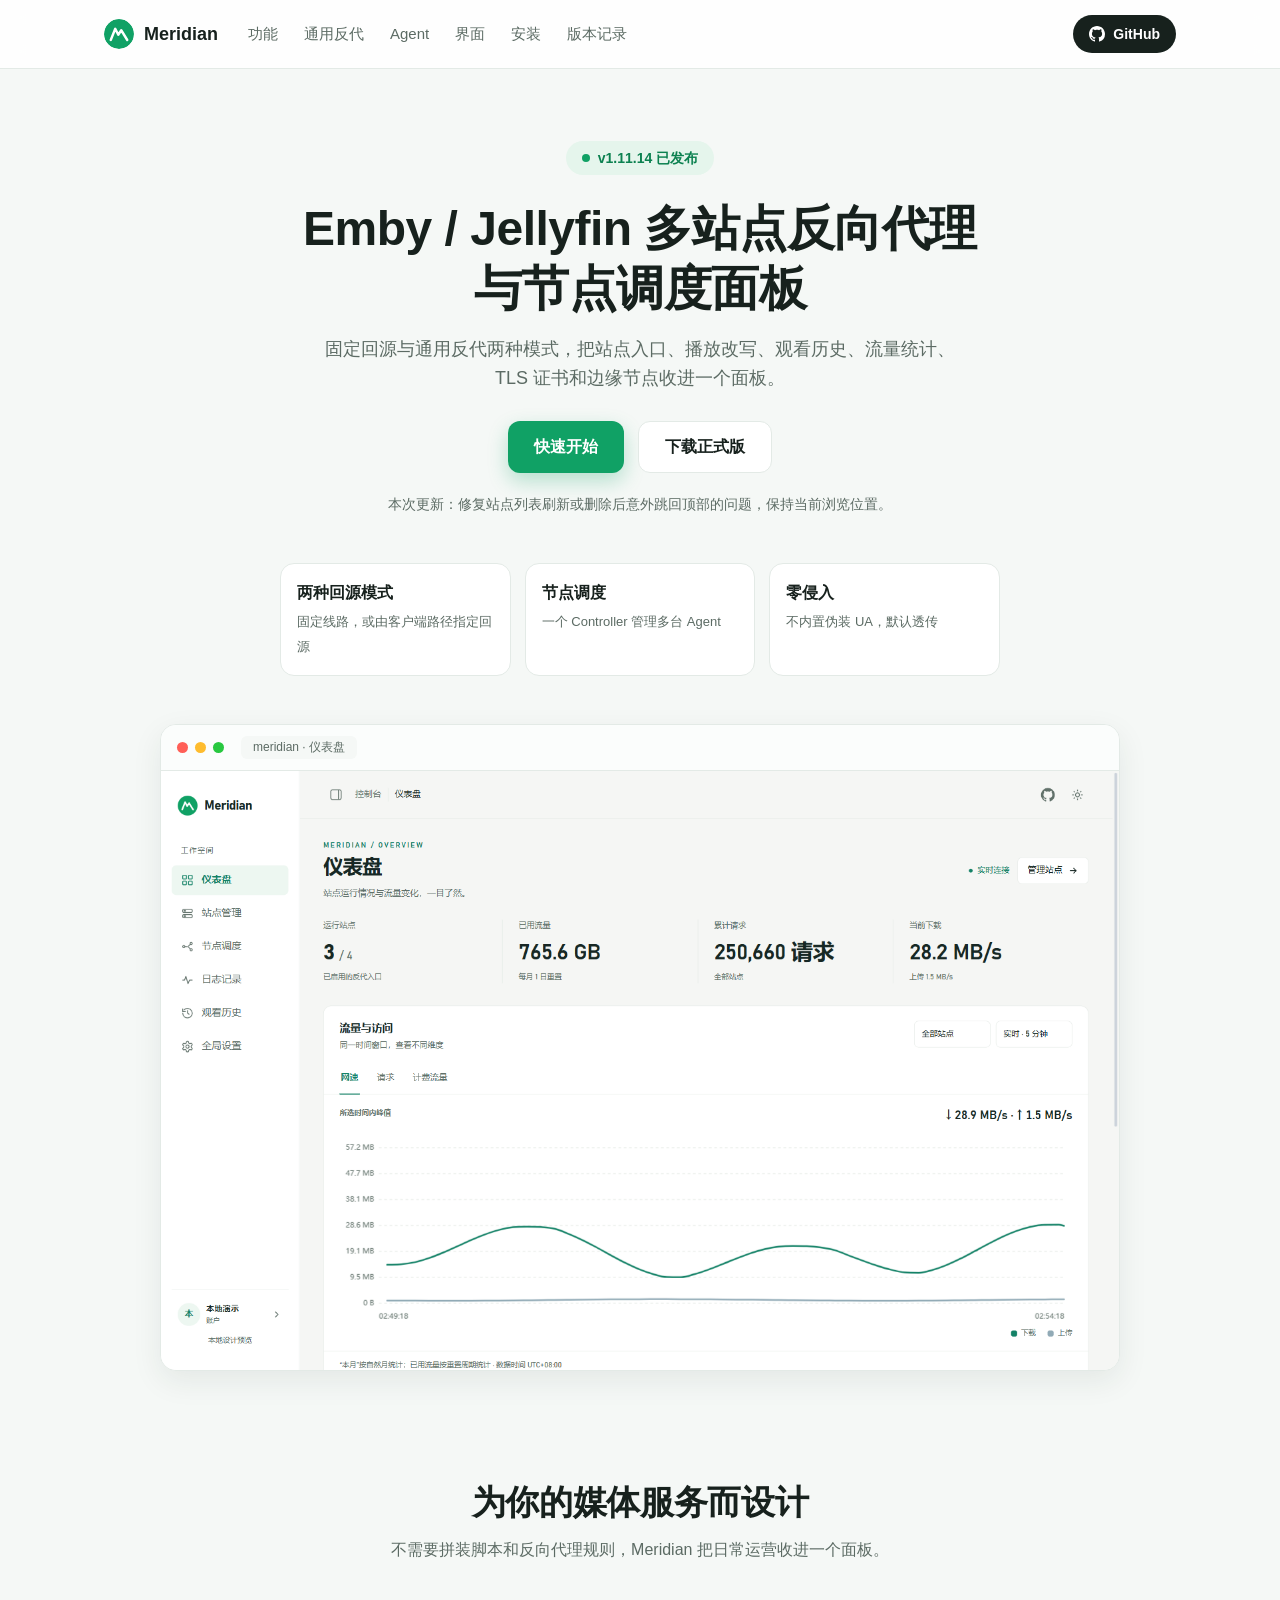
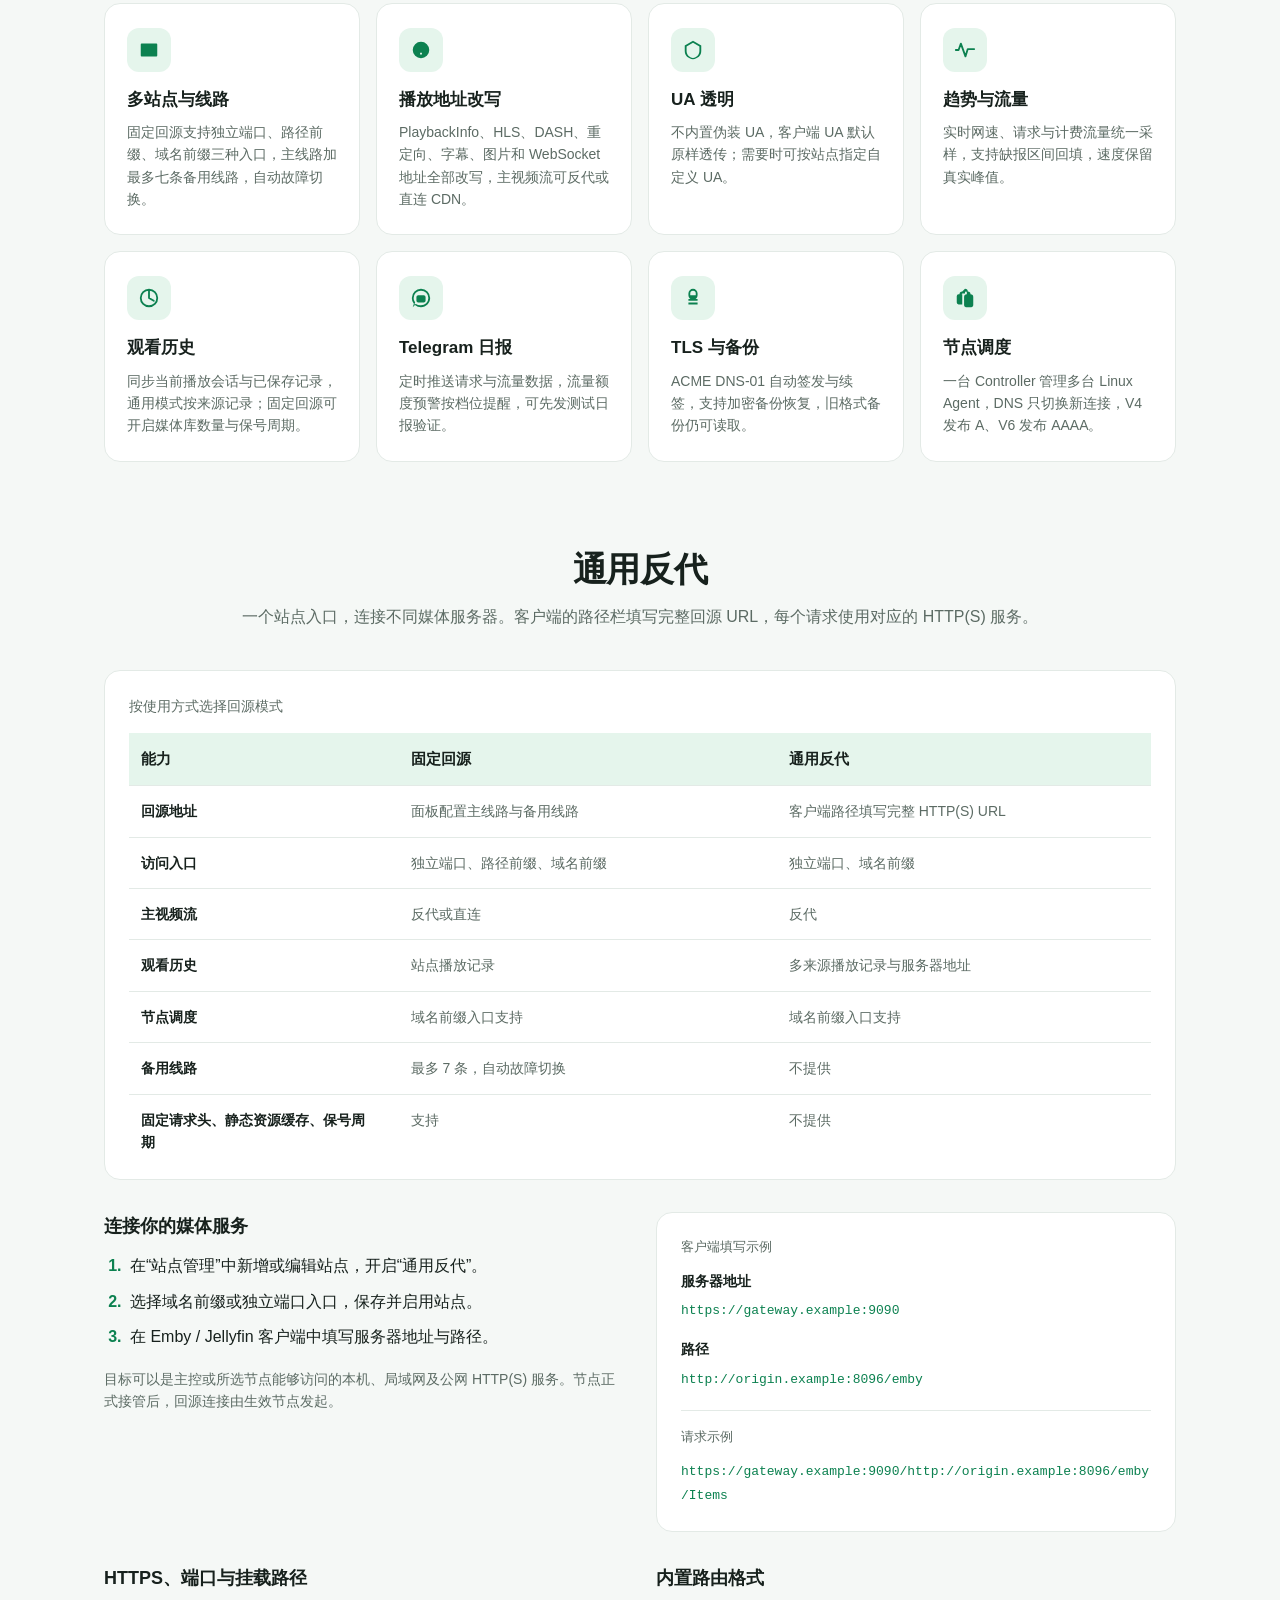
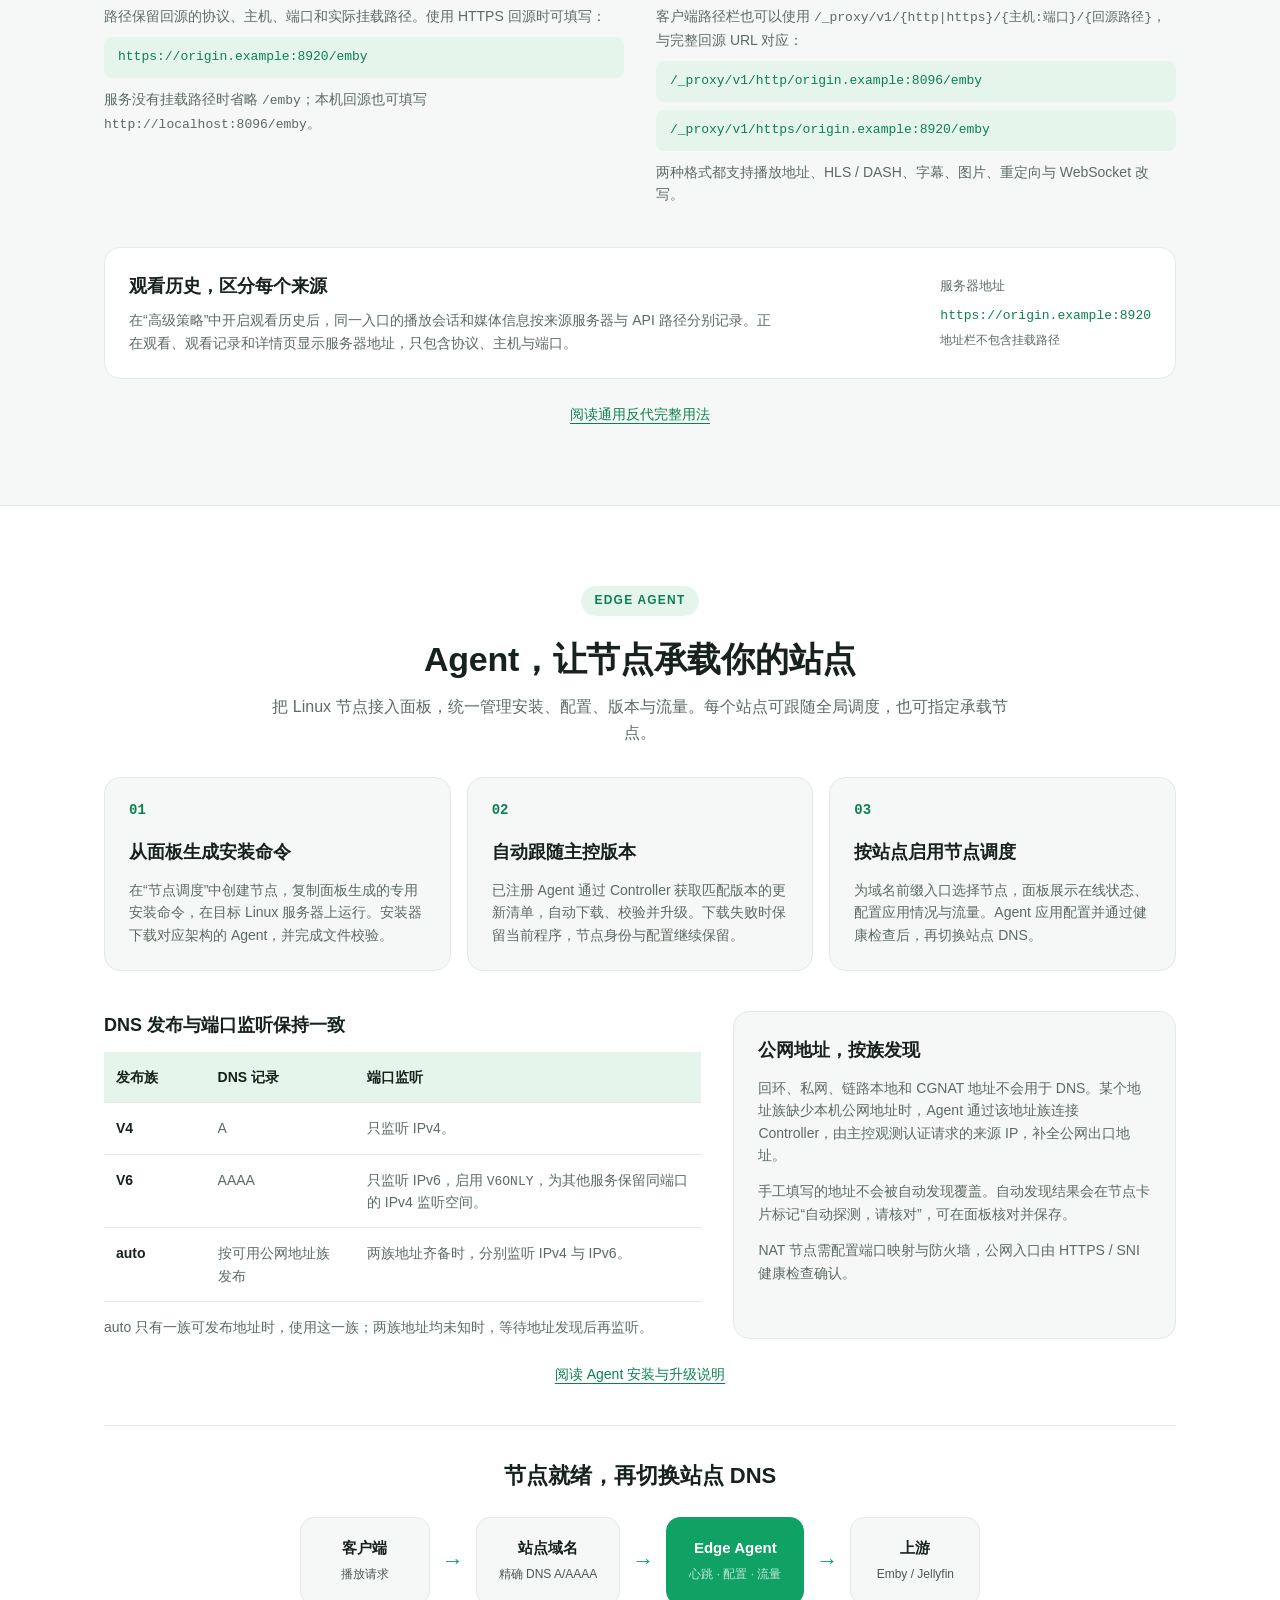
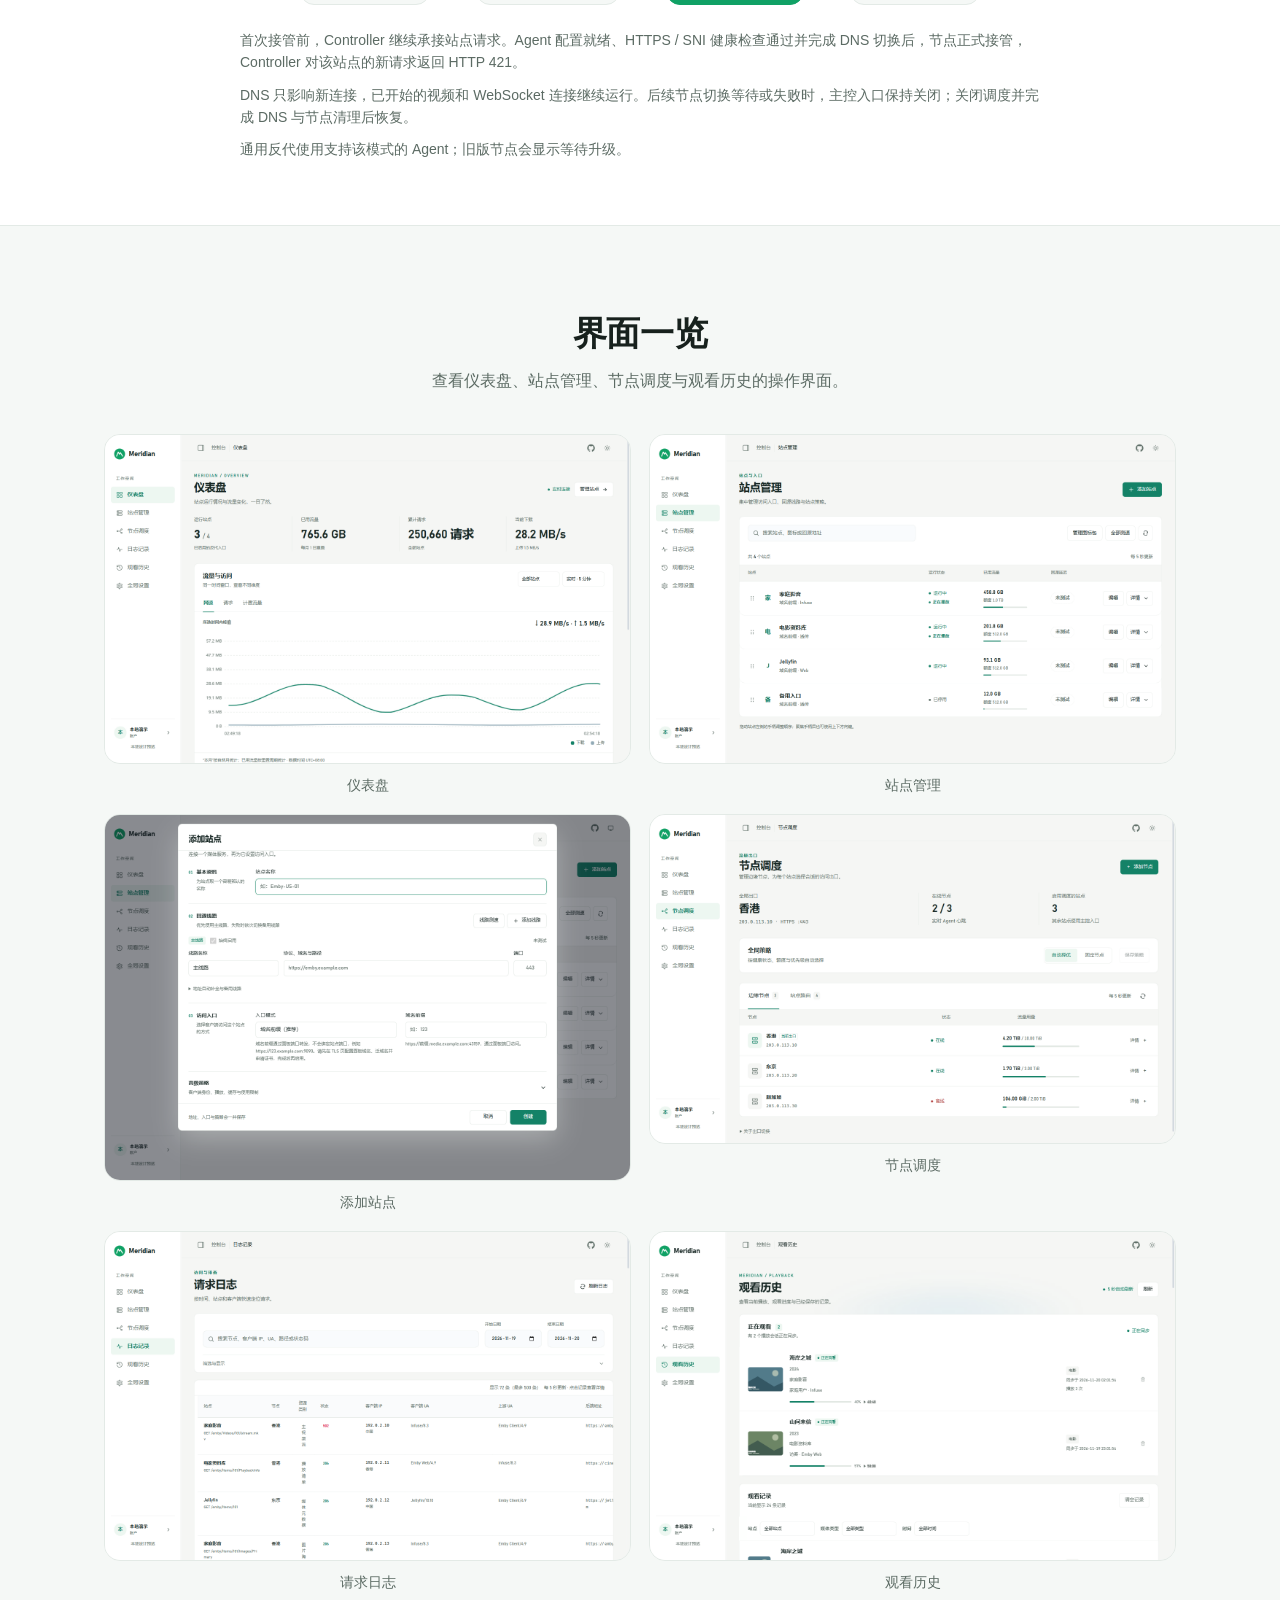
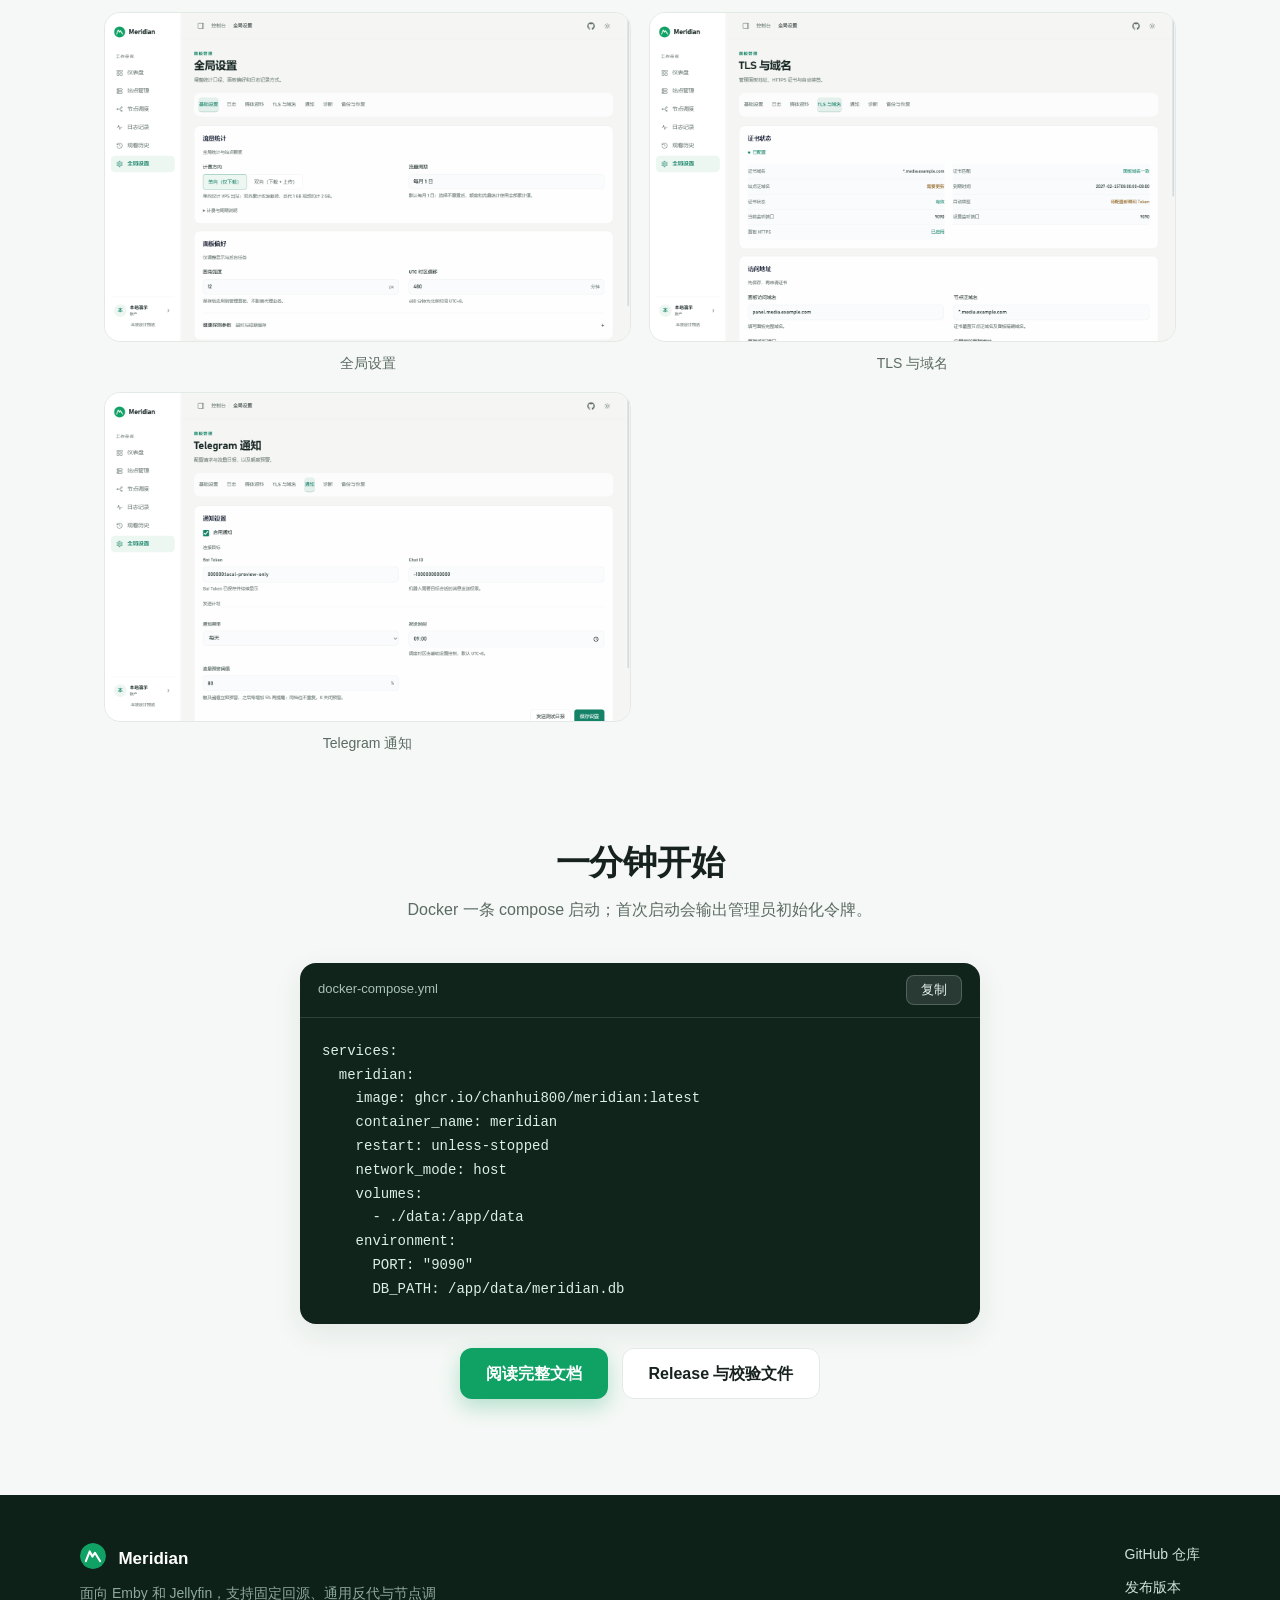
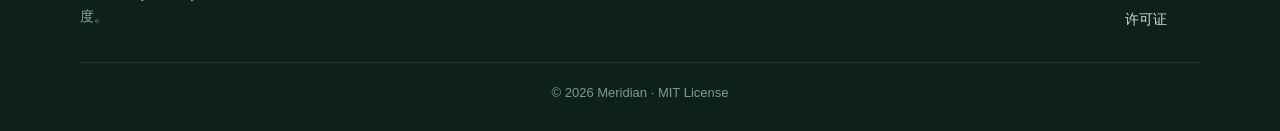
<file: website/index.html>
<!doctype html>
<html lang="zh-CN">
<head>
  <meta charset="utf-8">
  <meta name="viewport" content="width=device-width, initial-scale=1">
  <title>Meridian · Emby / Jellyfin 多站点反向代理与节点调度</title>
  <meta name="description" content="Meridian 为 Emby / Jellyfin 提供固定回源与通用反代、播放地址改写、观看历史、流量统计和 TLS 证书，通过 Agent 扩展节点入口，按 IPv4 / IPv6 发布 DNS 与监听端口。">
  <link rel="icon" type="image/svg+xml" href="favicon.svg">
  <link rel="stylesheet" href="style.css?v=1.11.14">
</head>
<body>
  <header class="nav">
    <div class="nav-inner">
      <a class="brand" href="#top">
        <svg class="brand-mark" viewBox="0 0 40 40" aria-hidden="true">
          <circle cx="20" cy="20" r="20" fill="#10a165"/>
          <path d="M9 28 L15 13 L19 21 L23 15 L31 28" fill="none" stroke="#fff" stroke-width="3.2" stroke-linecap="round" stroke-linejoin="round"/>
        </svg>
        <span>Meridian</span>
      </a>
      <nav class="nav-links" aria-label="页面导航">
        <a href="#features">功能</a>
        <a href="#generic-proxy">通用反代</a>
        <a href="#agent">Agent</a>
        <a href="#screenshots">界面</a>
        <a href="#install">安装</a>
        <a href="https://github.com/chanhui800/Meridian/releases" target="_blank" rel="noopener">版本记录</a>
      </nav>
      <a class="nav-cta" href="https://github.com/chanhui800/Meridian" target="_blank" rel="noopener">
        <svg viewBox="0 0 16 16" width="16" height="16" aria-hidden="true"><path fill="currentColor" d="M8 0C3.58 0 0 3.58 0 8c0 3.54 2.29 6.53 5.47 7.59.4.07.55-.17.55-.38 0-.19-.01-.82-.01-1.49-2.01.37-2.53-.49-2.69-.94-.09-.23-.48-.94-.82-1.13-.28-.15-.68-.52-.01-.53.63-.01 1.08.58 1.23.82.72 1.21 1.87.87 2.33.66.07-.52.28-.87.51-1.07-1.78-.2-3.64-.89-3.64-3.95 0-.87.31-1.59.82-2.15-.08-.2-.36-1.02.08-2.12 0 0 .67-.21 2.2.82.64-.18 1.32-.27 2-.27s1.36.09 2 .27c1.53-1.04 2.2-.82 2.2-.82.44 1.1.16 1.92.08 2.12.51.56.82 1.27.82 2.15 0 3.07-1.87 3.75-3.65 3.95.29.25.54.73.54 1.48 0 1.07-.01 1.93-.01 2.2 0 .21.15.46.55.38A8.01 8.01 0 0 0 16 8c0-4.42-3.58-8-8-8Z"/></svg>
        GitHub
      </a>
    </div>
  </header>

  <main id="top">
    <section class="hero">
      <div class="hero-inner">
        <a class="hero-badge" href="https://github.com/chanhui800/Meridian/releases/tag/v1.11.14" target="_blank" rel="noopener"><span class="dot"></span>v1.11.14 已发布</a>
        <h1>Emby / Jellyfin 多站点反向代理<br>与节点调度面板</h1>
        <p class="hero-sub">固定回源与通用反代两种模式，把站点入口、播放改写、观看历史、流量统计、TLS 证书和边缘节点收进一个面板。</p>
        <div class="hero-actions">
          <a class="btn btn-primary" href="#install">快速开始</a>
          <a class="btn btn-ghost" href="https://github.com/chanhui800/Meridian/releases/tag/v1.11.14" target="_blank" rel="noopener">下载正式版</a>
        </div>
        <p class="release-overview">本次更新：修复站点列表刷新或删除后意外跳回顶部的问题，保持当前浏览位置。</p>
        <div class="hero-stats">
          <div><strong>两种回源模式</strong><span>固定线路，或由客户端路径指定回源</span></div>
          <div><strong>节点调度</strong><span>一个 Controller 管理多台 Agent</span></div>
          <div><strong>零侵入</strong><span>不内置伪装 UA，默认透传</span></div>
        </div>
      </div>
      <div class="hero-shot">
        <div class="browser-bar"><span></span><span></span><span></span><em>meridian · 仪表盘</em></div>
        <img src="images/dashboard.png" alt="Meridian 仪表盘界面" width="1440" height="900" loading="eager">
      </div>
    </section>

    <section id="features" class="section">
      <h2>为你的媒体服务而设计</h2>
      <p class="section-sub">不需要拼装脚本和反向代理规则，Meridian 把日常运营收进一个面板。</p>
      <div class="feature-grid">
        <article>
          <div class="feature-icon"><svg viewBox="0 0 24 24"><path d="M4 5h16a1 1 0 0 1 1 1v12a1 1 0 0 1-1 1H4a1 1 0 0 1-1-1V6a1 1 0 0 1 1-1Zm1 4h5v8H5V9Zm7 0h7v3h-7V9Zm0 5h4v3h-4v-3Z" fill="currentColor"/></svg></div>
          <h3>多站点与线路</h3>
          <p>固定回源支持独立端口、路径前缀、域名前缀三种入口，主线路加最多七条备用线路，自动故障切换。</p>
        </article>
        <article>
          <div class="feature-icon"><svg viewBox="0 0 24 24"><path d="M12 3a9 9 0 1 0 9 9 9 9 0 0 0-9-9Zm1 4h-2v5h-3v2h5V7Zm0 10h-2v-2h2v2Z" fill="currentColor"/></svg></div>
          <h3>播放地址改写</h3>
          <p>PlaybackInfo、HLS、DASH、重定向、字幕、图片和 WebSocket 地址全部改写，主视频流可反代或直连 CDN。</p>
        </article>
        <article>
          <div class="feature-icon"><svg viewBox="0 0 24 24"><path d="M12 2 3 7v6c0 5 3.8 8.4 9 9 5.2-.6 9-4 9-9V7l-9-5Zm0 2.2 7 3.9V13c0 4.1-3 7-7 7.7-4-.7-7-3.6-7-7.7V8.1l7-3.9Z" fill="currentColor"/></svg></div>
          <h3>UA 透明</h3>
          <p>不内置伪装 UA，客户端 UA 默认原样透传；需要时可按站点指定自定义 UA。</p>
        </article>
        <article>
          <div class="feature-icon"><svg viewBox="0 0 24 24"><path d="M2 12h3l2.5-7 5 14L15 11h7" fill="none" stroke="currentColor" stroke-width="2" stroke-linecap="round" stroke-linejoin="round"/></svg></div>
          <h3>趋势与流量</h3>
          <p>实时网速、请求与计费流量统一采样，支持缺报区间回填，速度保留真实峰值。</p>
        </article>
        <article>
          <div class="feature-icon"><svg viewBox="0 0 24 24"><path d="M12 21a9 9 0 1 1 9-9 9 9 0 0 1-9 9Zm0-17v8l5.2 3" fill="none" stroke="currentColor" stroke-width="2" stroke-linecap="round" stroke-linejoin="round"/></svg></div>
          <h3>观看历史</h3>
          <p>同步当前播放会话与已保存记录，通用模式按来源记录；固定回源可开启媒体库数量与保号周期。</p>
        </article>
        <article>
          <div class="feature-icon"><svg viewBox="0 0 24 24"><path d="M12 2a10 10 0 0 1 10 10c0 5.5-4.5 10-10 10a10 10 0 0 1-6.6-2.5L3 22l1.2-3.6A10 10 0 0 1 2 12 10 10 0 0 1 12 2Zm0 2a8 8 0 0 0-8 8c0 1.8.6 3.4 1.6 4.7l-.8 2.3 1.7-.5a8 8 0 0 0 5.5 1.5 8 8 0 0 0 8-8 8 8 0 0 0-8-8Zm-3 5h6a2 2 0 0 1 2 2v4a2 2 0 0 1-2 2H9a2 2 0 0 1-2-2v-4a2 2 0 0 1 2-2Z" fill="currentColor"/></svg></div>
          <h3>Telegram 日报</h3>
          <p>定时推送请求与流量数据，流量额度预警按档位提醒，可先发测试日报验证。</p>
        </article>
        <article>
          <div class="feature-icon"><svg viewBox="0 0 24 24"><path d="M12 2a5 5 0 0 1 5 5v2a5 5 0 0 1-10 0V7a5 5 0 0 1 5-5Zm0 2a3 3 0 0 0-3 3v2h6V7a3 3 0 0 0-3-3Zm-5 9h10v2H7v-2Zm10 4v2H7v-2h10Z" fill="currentColor"/></svg></div>
          <h3>TLS 与备份</h3>
          <p>ACME DNS-01 自动签发与续签，支持加密备份恢复，旧格式备份仍可读取。</p>
        </article>
        <article>
          <div class="feature-icon"><svg viewBox="0 0 24 24"><path d="M12 2a3 3 0 0 1 3 3 3 3 0 0 1 3 3 3 3 0 0 1 3 3v9a2 2 0 0 1-2 2h-6a2 2 0 0 1-2-2v-9a3 3 0 0 1 3-3V6a1 1 0 0 0-2 0v1H9a3 3 0 0 1-1 1H6a3 3 0 0 1 3-3Zm-3 6v11H5a2 2 0 0 1-2-2v-7a2 2 0 0 1 2-2h4Z" fill="currentColor"/></svg></div>
          <h3>节点调度</h3>
          <p>一台 Controller 管理多台 Linux Agent，DNS 只切换新连接，V4 发布 A、V6 发布 AAAA。</p>
        </article>
      </div>
    </section>

    <section id="generic-proxy" class="section generic-section" aria-labelledby="generic-title">
      <h2 id="generic-title">通用反代</h2>
      <p class="section-sub">一个站点入口，连接不同媒体服务器。客户端的路径栏填写完整回源 URL，每个请求使用对应的 HTTP(S) 服务。</p>

      <div class="comparison-card">
        <table class="mode-comparison">
          <caption>按使用方式选择回源模式</caption>
          <thead>
            <tr><th scope="col">能力</th><th scope="col">固定回源</th><th scope="col">通用反代</th></tr>
          </thead>
          <tbody>
            <tr><th scope="row">回源地址</th><td>面板配置主线路与备用线路</td><td>客户端路径填写完整 HTTP(S) URL</td></tr>
            <tr><th scope="row">访问入口</th><td>独立端口、路径前缀、域名前缀</td><td>独立端口、域名前缀</td></tr>
            <tr><th scope="row">主视频流</th><td>反代或直连</td><td>反代</td></tr>
            <tr><th scope="row">观看历史</th><td>站点播放记录</td><td>多来源播放记录与服务器地址</td></tr>
            <tr><th scope="row">节点调度</th><td>域名前缀入口支持</td><td>域名前缀入口支持</td></tr>
            <tr><th scope="row">备用线路</th><td>最多 7 条，自动故障切换</td><td>不提供</td></tr>
            <tr><th scope="row">固定请求头、静态资源缓存、保号周期</th><td>支持</td><td>不提供</td></tr>
          </tbody>
        </table>
      </div>

      <div class="generic-setup">
        <div class="generic-instructions">
          <h3>连接你的媒体服务</h3>
          <ol>
            <li>在“站点管理”中新增或编辑站点，开启“通用反代”。</li>
            <li>选择域名前缀或独立端口入口，保存并启用站点。</li>
            <li>在 Emby / Jellyfin 客户端中填写服务器地址与路径。</li>
          </ol>
          <p>目标可以是主控或所选节点能够访问的本机、局域网及公网 HTTP(S) 服务。节点正式接管后，回源连接由生效节点发起。</p>
        </div>
        <div class="client-example" aria-label="客户端连接示例">
          <p class="example-label">客户端填写示例</p>
          <dl class="client-fields">
            <div><dt>服务器地址</dt><dd><code>https://gateway.example:9090</code></dd></div>
            <div><dt>路径</dt><dd><code>http://origin.example:8096/emby</code></dd></div>
          </dl>
          <p class="example-label request-label">请求示例</p>
          <code class="request-example">https://gateway.example:9090/http://origin.example:8096/emby/Items</code>
        </div>
      </div>

      <div class="route-examples">
        <article>
          <h3>HTTPS、端口与挂载路径</h3>
          <p>路径保留回源的协议、主机、端口和实际挂载路径。使用 HTTPS 回源时可填写：</p>
          <code>https://origin.example:8920/emby</code>
          <p>服务没有挂载路径时省略 <code>/emby</code>；本机回源也可填写 <code>http://localhost:8096/emby</code>。</p>
        </article>
        <article>
          <h3>内置路由格式</h3>
          <p>客户端路径栏也可以使用 <code>/_proxy/v1/{http|https}/{主机:端口}/{回源路径}</code>，与完整回源 URL 对应：</p>
          <code>/_proxy/v1/http/origin.example:8096/emby</code>
          <code>/_proxy/v1/https/origin.example:8920/emby</code>
          <p>两种格式都支持播放地址、HLS / DASH、字幕、图片、重定向与 WebSocket 改写。</p>
        </article>
      </div>

      <div class="source-history">
        <div>
          <h3>观看历史，区分每个来源</h3>
          <p>在“高级策略”中开启观看历史后，同一入口的播放会话和媒体信息按来源服务器与 API 路径分别记录。正在观看、观看记录和详情页显示服务器地址，只包含协议、主机与端口。</p>
        </div>
        <dl class="source-address"><dt>服务器地址</dt><dd><code>https://origin.example:8920</code></dd><dd class="source-address-detail">地址栏不包含挂载路径</dd></dl>
      </div>
      <p class="generic-doc-link"><a href="https://github.com/chanhui800/Meridian/blob/main/docs/generic-proxy.md" target="_blank" rel="noopener">阅读通用反代完整用法</a></p>
    </section>

    <section id="agent" class="agent-section" aria-labelledby="agent-title">
      <div class="section">
        <div class="agent-heading">
          <p class="agent-eyebrow">EDGE AGENT</p>
          <h2 id="agent-title">Agent，让节点承载你的站点</h2>
          <p class="section-sub">把 Linux 节点接入面板，统一管理安装、配置、版本与流量。每个站点可跟随全局调度，也可指定承载节点。</p>
        </div>
        <ol class="agent-steps" role="list">
          <li>
            <span class="agent-step-index" aria-hidden="true">01</span>
            <h3>从面板生成安装命令</h3>
            <p>在“节点调度”中创建节点，复制面板生成的专用安装命令，在目标 Linux 服务器上运行。安装器下载对应架构的 Agent，并完成文件校验。</p>
          </li>
          <li>
            <span class="agent-step-index" aria-hidden="true">02</span>
            <h3>自动跟随主控版本</h3>
            <p>已注册 Agent 通过 Controller 获取匹配版本的更新清单，自动下载、校验并升级。下载失败时保留当前程序，节点身份与配置继续保留。</p>
          </li>
          <li>
            <span class="agent-step-index" aria-hidden="true">03</span>
            <h3>按站点启用节点调度</h3>
            <p>为域名前缀入口选择节点，面板展示在线状态、配置应用情况与流量。Agent 应用配置并通过健康检查后，再切换站点 DNS。</p>
          </li>
        </ol>

        <div class="agent-network">
          <div class="agent-listeners">
            <h3>DNS 发布与端口监听保持一致</h3>
            <table class="agent-family-table" aria-label="DNS 发布族与 Agent 监听方式">
              <thead>
                <tr><th scope="col">发布族</th><th scope="col">DNS 记录</th><th scope="col">端口监听</th></tr>
              </thead>
              <tbody>
                <tr><th scope="row">V4</th><td>A</td><td>只监听 IPv4。</td></tr>
                <tr><th scope="row">V6</th><td>AAAA</td><td>只监听 IPv6，启用 <code>V6ONLY</code>，为其他服务保留同端口的 IPv4 监听空间。</td></tr>
                <tr><th scope="row">auto</th><td>按可用公网地址族发布</td><td>两族地址齐备时，分别监听 IPv4 与 IPv6。</td></tr>
              </tbody>
            </table>
            <p class="agent-family-note">auto 只有一族可发布地址时，使用这一族；两族地址均未知时，等待地址发现后再监听。</p>
          </div>
          <div class="agent-discovery">
            <h3>公网地址，按族发现</h3>
            <p>回环、私网、链路本地和 CGNAT 地址不会用于 DNS。某个地址族缺少本机公网地址时，Agent 通过该地址族连接 Controller，由主控观测认证请求的来源 IP，补全公网出口地址。</p>
            <p>手工填写的地址不会被自动发现覆盖。自动发现结果会在节点卡片标记“自动探测，请核对”，可在面板核对并保存。</p>
            <p>NAT 节点需配置端口映射与防火墙，公网入口由 HTTPS / SNI 健康检查确认。</p>
          </div>
        </div>
        <p class="agent-doc-link"><a href="https://github.com/chanhui800/Meridian/blob/main/docs/agent-installation.md" target="_blank" rel="noopener">阅读 Agent 安装与升级说明</a></p>

        <div class="agent-handoff">
          <h3>节点就绪，再切换站点 DNS</h3>
          <div class="flow">
            <div class="flow-node"><strong>客户端</strong><span>播放请求</span></div>
            <div class="flow-arrow" aria-hidden="true">→</div>
            <div class="flow-node"><strong>站点域名</strong><span>精确 DNS A/AAAA</span></div>
            <div class="flow-arrow" aria-hidden="true">→</div>
            <div class="flow-node accent"><strong>Edge Agent</strong><span>心跳 · 配置 · 流量</span></div>
            <div class="flow-arrow" aria-hidden="true">→</div>
            <div class="flow-node"><strong>上游</strong><span>Emby / Jellyfin</span></div>
          </div>
          <div class="handoff-details">
            <p>首次接管前，Controller 继续承接站点请求。Agent 配置就绪、HTTPS / SNI 健康检查通过并完成 DNS 切换后，节点正式接管，Controller 对该站点的新请求返回 HTTP 421。</p>
            <p>DNS 只影响新连接，已开始的视频和 WebSocket 连接继续运行。后续节点切换等待或失败时，主控入口保持关闭；关闭调度并完成 DNS 与节点清理后恢复。</p>
            <p>通用反代使用支持该模式的 Agent；旧版节点会显示等待升级。</p>
          </div>
        </div>
      </div>
    </section>

    <section id="screenshots" class="section">
      <h2>界面一览</h2>
      <p class="section-sub">查看仪表盘、站点管理、节点调度与观看历史的操作界面。</p>
      <div class="gallery">
        <figure><button class="shot" data-full="images/dashboard.png" aria-label="放大查看仪表盘"><img src="images/dashboard.png" alt="仪表盘" loading="lazy" width="1440" height="900"></button><figcaption>仪表盘</figcaption></figure>
        <figure><button class="shot" data-full="images/sites.png" aria-label="放大查看站点管理"><img src="images/sites.png" alt="站点管理" loading="lazy" width="1440" height="900"></button><figcaption>站点管理</figcaption></figure>
        <figure><button class="shot" data-full="images/site-form.png" aria-label="放大查看添加站点"><img src="images/site-form.png" alt="添加站点弹窗" loading="lazy" width="1440" height="1000"></button><figcaption>添加站点</figcaption></figure>
        <figure><button class="shot" data-full="images/node-scheduling.png" aria-label="放大查看节点调度"><img src="images/node-scheduling.png" alt="节点调度" loading="lazy" width="1440" height="900"></button><figcaption>节点调度</figcaption></figure>
        <figure><button class="shot" data-full="images/request-logs.png" aria-label="放大查看请求日志"><img src="images/request-logs.png" alt="请求日志" loading="lazy" width="1440" height="900"></button><figcaption>请求日志</figcaption></figure>
        <figure><button class="shot" data-full="images/watch-history.png" aria-label="放大查看观看历史"><img src="images/watch-history.png" alt="观看历史" loading="lazy" width="1440" height="900"></button><figcaption>观看历史</figcaption></figure>
        <figure><button class="shot" data-full="images/global-settings.png" aria-label="放大查看全局设置"><img src="images/global-settings.png" alt="全局设置" loading="lazy" width="1440" height="900"></button><figcaption>全局设置</figcaption></figure>
        <figure><button class="shot" data-full="images/tls-certificate.png" aria-label="放大查看 TLS 设置"><img src="images/tls-certificate.png" alt="TLS 设置" loading="lazy" width="1440" height="900"></button><figcaption>TLS 与域名</figcaption></figure>
        <figure><button class="shot" data-full="images/telegram-report.png" aria-label="放大查看 Telegram 通知"><img src="images/telegram-report.png" alt="Telegram 通知" loading="lazy" width="1440" height="900"></button><figcaption>Telegram 通知</figcaption></figure>
      </div>
    </section>

    <section id="install" class="section">
      <h2>一分钟开始</h2>
      <p class="section-sub">Docker 一条 compose 启动；首次启动会输出管理员初始化令牌。</p>
      <div class="install-card">
        <div class="install-head">
          <span>docker-compose.yml</span>
          <button class="copy-btn" id="copyBtn">复制</button>
        </div>
        <pre><code id="installCode" tabindex="-1" aria-label="Docker Compose 安装配置">services:
  meridian:
    image: ghcr.io/chanhui800/meridian:latest
    container_name: meridian
    restart: unless-stopped
    network_mode: host
    volumes:
      - ./data:/app/data
    environment:
      PORT: "9090"
      DB_PATH: /app/data/meridian.db</code></pre>
        <p class="copy-feedback" id="copyFeedback" role="status" aria-live="polite" hidden></p>
      </div>
      <div class="install-actions">
        <a class="btn btn-primary" href="https://github.com/chanhui800/Meridian#readme" target="_blank" rel="noopener">阅读完整文档</a>
        <a class="btn btn-ghost" href="https://github.com/chanhui800/Meridian/releases/tag/v1.11.14" target="_blank" rel="noopener">Release 与校验文件</a>
      </div>
    </section>
  </main>

  <footer class="footer">
    <div class="footer-inner">
      <div class="footer-brand">
        <svg class="brand-mark" viewBox="0 0 40 40" aria-hidden="true">
          <circle cx="20" cy="20" r="20" fill="#10a165"/>
          <path d="M9 28 L15 13 L19 21 L23 15 L31 28" fill="none" stroke="#fff" stroke-width="3.2" stroke-linecap="round" stroke-linejoin="round"/>
        </svg>
        <span>Meridian</span>
        <p>面向 Emby 和 Jellyfin，支持固定回源、通用反代与节点调度。</p>
      </div>
      <div class="footer-links">
        <a href="https://github.com/chanhui800/Meridian" target="_blank" rel="noopener">GitHub 仓库</a>
        <a href="https://github.com/chanhui800/Meridian/releases" target="_blank" rel="noopener">发布版本</a>
        <a href="https://github.com/chanhui800/Meridian/blob/main/LICENSE" target="_blank" rel="noopener">许可证</a>
      </div>
    </div>
    <p class="footer-copy">© 2026 Meridian · MIT License</p>
  </footer>

  <div class="lightbox" id="lightbox" hidden>
    <button class="lightbox-close" id="lightboxClose" aria-label="关闭">×</button>
    <img id="lightboxImg" alt="">
  </div>

  <script src="app-v1.11.14.js"></script>
</body>
</html>
</file>
<file: website/style.css>
:root {
  --bg: #f5f8f6;
  --surface: #ffffff;
  --text: #17211d;
  --muted: #5c6b64;
  --accent: #10a165;
  --accent-strong: #0c8150;
  --accent-soft: #e5f5ec;
  --border: #e3eae6;
  --radius: 16px;
  --shadow: 0 10px 30px rgba(20, 48, 36, 0.08);
}

* { box-sizing: border-box; }
html { scroll-behavior: smooth; }
section[id] { scroll-margin-top: 92px; }
body {
  margin: 0;
  font-family: -apple-system, BlinkMacSystemFont, "Segoe UI", "PingFang SC", "Microsoft YaHei", "Noto Sans SC", sans-serif;
  background: var(--bg);
  color: var(--text);
  line-height: 1.6;
}
a { color: inherit; }
img { max-width: 100%; }
a:focus-visible, button:focus-visible {
  outline: 3px solid var(--accent-strong);
  outline-offset: 4px;
}

.nav {
  position: sticky;
  top: 0;
  z-index: 50;
  background: rgba(255, 255, 255, 0.86);
  backdrop-filter: blur(12px);
  border-bottom: 1px solid var(--border);
}
.nav-inner {
  max-width: 1120px;
  margin: 0 auto;
  padding: 12px 24px;
  display: flex;
  align-items: center;
  gap: 28px;
}
.brand {
  display: flex;
  align-items: center;
  gap: 10px;
  font-weight: 700;
  font-size: 18px;
  text-decoration: none;
}
.brand-mark { width: 30px; height: 30px; border-radius: 50%; flex: none; }
.nav-links { display: flex; gap: 22px; flex: 1; }
.nav-links a {
  display: inline-flex;
  align-items: center;
  min-height: 44px;
  text-decoration: none;
  color: var(--muted);
  font-size: 15px;
  padding: 6px 2px;
}
.nav-links a:hover { color: var(--accent-strong); }
.nav-cta {
  display: inline-flex;
  align-items: center;
  gap: 8px;
  background: var(--text);
  color: #fff;
  padding: 8px 16px;
  border-radius: 999px;
  text-decoration: none;
  font-size: 14px;
  font-weight: 600;
}
.nav-cta:hover { background: var(--accent-strong); }

.hero {
  max-width: 1120px;
  margin: 0 auto;
  padding: 72px 24px 24px;
  text-align: center;
}
.hero-badge {
  display: inline-flex;
  align-items: center;
  gap: 8px;
  background: var(--accent-soft);
  color: var(--accent-strong);
  border-radius: 999px;
  padding: 6px 16px;
  font-size: 14px;
  font-weight: 600;
  text-decoration: none;
}
.hero-badge .dot {
  width: 8px;
  height: 8px;
  border-radius: 50%;
  background: var(--accent);
  animation: pulse 2s infinite;
}
@keyframes pulse {
  0%, 100% { box-shadow: 0 0 0 0 rgba(16, 161, 101, 0.35); }
  50% { box-shadow: 0 0 0 6px rgba(16, 161, 101, 0); }
}
.hero h1 {
  font-size: clamp(30px, 5vw, 48px);
  line-height: 1.25;
  margin: 24px 0 16px;
  letter-spacing: -0.5px;
}
.hero-sub {
  max-width: 640px;
  margin: 0 auto 28px;
  color: var(--muted);
  font-size: 18px;
}
.hero-actions {
  display: flex;
  gap: 14px;
  justify-content: center;
  flex-wrap: wrap;
}
.release-overview { color: var(--muted); font-size: 14px; margin: 20px auto 0; }
.btn {
  display: inline-flex;
  align-items: center;
  padding: 12px 26px;
  border-radius: 12px;
  font-size: 16px;
  font-weight: 600;
  text-decoration: none;
  transition: transform 0.15s ease, box-shadow 0.15s ease;
}
.btn:hover { transform: translateY(-1px); }
.btn-primary {
  background: var(--accent);
  color: #fff;
  box-shadow: 0 8px 20px rgba(16, 161, 101, 0.28);
}
.btn-primary:hover { background: var(--accent-strong); }
.btn-ghost {
  background: var(--surface);
  color: var(--text);
  border: 1px solid var(--border);
}
.btn-ghost:hover { border-color: var(--accent); color: var(--accent-strong); }

.hero-stats {
  display: grid;
  grid-template-columns: repeat(3, 1fr);
  gap: 14px;
  max-width: 720px;
  margin: 48px auto 0;
}
.hero-stats div {
  background: var(--surface);
  border: 1px solid var(--border);
  border-radius: 14px;
  padding: 16px;
  text-align: left;
}
.hero-stats strong { display: block; font-size: 16px; margin-bottom: 2px; }
.hero-stats span { color: var(--muted); font-size: 13px; }

.hero-shot {
  max-width: 960px;
  margin: 48px auto 0;
  background: var(--surface);
  border: 1px solid var(--border);
  border-radius: var(--radius);
  box-shadow: var(--shadow);
  overflow: hidden;
}
.browser-bar {
  display: flex;
  align-items: center;
  gap: 7px;
  padding: 11px 16px;
  border-bottom: 1px solid var(--border);
  background: #fbfdfc;
}
.browser-bar span {
  width: 11px;
  height: 11px;
  border-radius: 50%;
  background: #d8dedb;
}
.browser-bar span:nth-child(1) { background: #ff5f57; }
.browser-bar span:nth-child(2) { background: #febc2e; }
.browser-bar span:nth-child(3) { background: #28c840; }
.browser-bar em {
  margin-left: 10px;
  font-style: normal;
  color: var(--muted);
  font-size: 12px;
  background: var(--bg);
  border-radius: 6px;
  padding: 2px 12px;
}
.hero-shot img { display: block; width: 100%; height: auto; }

.section {
  max-width: 1120px;
  margin: 0 auto;
  padding: 80px 24px 0;
}
.section h2 {
  font-size: clamp(24px, 3.4vw, 34px);
  margin: 0 0 8px;
  text-align: center;
  letter-spacing: -0.3px;
}
.section-sub {
  text-align: center;
  color: var(--muted);
  margin: 0 0 40px;
  font-size: 16px;
}

.feature-grid {
  display: grid;
  grid-template-columns: repeat(4, 1fr);
  gap: 16px;
}
.feature-grid article {
  background: var(--surface);
  border: 1px solid var(--border);
  border-radius: var(--radius);
  padding: 24px 22px;
  transition: box-shadow 0.2s ease, transform 0.2s ease;
}
.feature-grid article:hover { box-shadow: var(--shadow); transform: translateY(-2px); }
.feature-icon {
  width: 44px;
  height: 44px;
  border-radius: 12px;
  background: var(--accent-soft);
  color: var(--accent-strong);
  display: flex;
  align-items: center;
  justify-content: center;
  margin-bottom: 14px;
}
.feature-icon svg { width: 22px; height: 22px; }
.feature-grid h3 { margin: 0 0 8px; font-size: 17px; }
.feature-grid p { margin: 0; color: var(--muted); font-size: 14px; }

.comparison-card {
  background: var(--surface);
  border: 1px solid var(--border);
  border-radius: var(--radius);
  padding: 8px 24px 12px;
}
.mode-comparison { width: 100%; table-layout: fixed; border-collapse: collapse; }
.mode-comparison caption {
  padding: 16px 0;
  color: var(--muted);
  font-size: 14px;
  text-align: left;
}
.mode-comparison th, .mode-comparison td {
  padding: 14px 16px;
  border-bottom: 1px solid var(--border);
  font-size: 14px;
  text-align: left;
  vertical-align: top;
  overflow-wrap: anywhere;
}
.mode-comparison thead th { background: var(--accent-soft); font-size: 15px; }
.mode-comparison th:first-child { width: 26%; padding-left: 12px; }
.mode-comparison th[scope="row"] { font-weight: 600; }
.mode-comparison td { color: var(--muted); }
.mode-comparison tbody tr:last-child th, .mode-comparison tbody tr:last-child td { border-bottom: 0; }
.generic-setup {
  display: grid;
  grid-template-columns: 1fr 1fr;
  gap: 32px;
  margin-top: 32px;
}
.generic-instructions h3, .route-examples h3, .source-history h3 { margin: 0 0 12px; font-size: 18px; }
.generic-instructions ol { margin: 0; padding-left: 22px; }
.generic-instructions li { padding-left: 4px; margin-bottom: 10px; }
.generic-instructions li::marker { color: var(--accent-strong); font-weight: 600; }
.generic-instructions p, .route-examples p, .source-history p { color: var(--muted); font-size: 14px; }
.generic-instructions p { margin: 18px 0 0; }
.client-example {
  min-width: 0;
  background: var(--surface);
  border: 1px solid var(--border);
  border-radius: var(--radius);
  padding: 24px;
}
.example-label { margin: 0 0 12px; color: var(--muted); font-size: 13px; }
.client-fields { margin: 0; }
.client-fields div + div { margin-top: 16px; }
.client-fields dt { font-size: 14px; font-weight: 600; }
.client-fields dd { margin: 4px 0 0; }
.generic-section code {
  font-family: ui-monospace, "Cascadia Code", Consolas, monospace;
  font-size: 13px;
  overflow-wrap: anywhere;
}
.client-fields code, .request-example { color: var(--accent-strong); }
.request-label { margin-top: 20px; border-top: 1px solid var(--border); padding-top: 16px; }
.request-example { display: block; line-height: 1.8; }
.route-examples {
  display: grid;
  grid-template-columns: 1fr 1fr;
  gap: 32px;
  margin-top: 32px;
}
.route-examples article { min-width: 0; }
.route-examples p { margin: 10px 0; }
.route-examples article > code {
  display: block;
  background: var(--accent-soft);
  border-radius: 8px;
  padding: 10px 14px;
  margin: 8px 0;
  color: var(--accent-strong);
}
.source-history {
  display: grid;
  grid-template-columns: 1fr auto;
  align-items: center;
  gap: 32px;
  margin-top: 32px;
  padding: 24px;
  background: var(--surface);
  border: 1px solid var(--border);
  border-radius: var(--radius);
}
.source-history h3 { margin-bottom: 8px; }
.source-history p { margin: 0; max-width: 650px; }
.source-address { margin: 0; min-width: 0; }
.source-address dt { color: var(--muted); font-size: 13px; }
.source-address dd { margin: 4px 0 0; }
.source-address code { color: var(--accent-strong); }
.source-address-detail { color: var(--muted); font-size: 12px; }
.generic-doc-link { margin: 24px 0 0; text-align: center; font-size: 14px; }
.generic-doc-link a { color: var(--accent-strong); text-underline-offset: 4px; }

.agent-section { background: var(--surface); border-block: 1px solid var(--border); margin-top: 80px; }
.agent-section > .section { padding-bottom: 64px; }
.agent-heading { max-width: 740px; margin: 0 auto 32px; text-align: center; }
.agent-eyebrow {
  display: inline-block;
  margin: 0 0 16px;
  border-radius: 999px;
  padding: 5px 14px;
  background: var(--accent-soft);
  color: var(--accent-strong);
  font-size: 12px;
  font-weight: 700;
  letter-spacing: 1.2px;
}
.agent-heading .section-sub { margin-bottom: 0; }
.agent-steps {
  display: grid;
  grid-template-columns: repeat(3, minmax(0, 1fr));
  gap: 16px;
  margin: 0;
  padding: 0;
  list-style: none;
}
.agent-steps li { padding: 24px; border: 1px solid var(--border); border-radius: var(--radius); background: var(--bg); }
.agent-step-index { display: block; margin-bottom: 20px; color: var(--accent-strong); font: 600 14px ui-monospace, "Cascadia Code", Consolas, monospace; }
.agent-steps h3, .agent-network h3 { margin: 0 0 12px; font-size: 18px; }
.agent-steps p, .agent-discovery p { margin: 0; color: var(--muted); font-size: 14px; }
.agent-network { display: grid; grid-template-columns: minmax(0, 1.35fr) minmax(0, 1fr); gap: 32px; margin-top: 40px; }
.agent-listeners { min-width: 0; }
.agent-family-table { width: 100%; border-collapse: collapse; table-layout: fixed; }
.agent-family-table th, .agent-family-table td {
  padding: 14px 12px;
  border-bottom: 1px solid var(--border);
  text-align: left;
  vertical-align: top;
  overflow-wrap: anywhere;
  font-size: 14px;
}
.agent-family-table thead th { background: var(--accent-soft); }
.agent-family-table th:first-child { width: 17%; }
.agent-family-table th:nth-child(2) { width: 25%; }
.agent-family-table td { color: var(--muted); }
.agent-family-table code { font: 13px ui-monospace, "Cascadia Code", Consolas, monospace; }
.agent-family-note { margin: 14px 0 0; color: var(--muted); font-size: 14px; }
.agent-discovery { padding: 24px; border: 1px solid var(--border); border-radius: var(--radius); background: var(--bg); }
.agent-discovery p + p { margin-top: 14px; }
.agent-doc-link { margin: 24px 0 0; text-align: center; font-size: 14px; }
.agent-doc-link a { color: var(--accent-strong); text-underline-offset: 4px; }
.agent-handoff { margin-top: 40px; padding-top: 32px; border-top: 1px solid var(--border); }
.agent-handoff > h3 { margin: 0 0 24px; text-align: center; font-size: 22px; }
.flow {
  display: flex;
  align-items: stretch;
  justify-content: center;
  gap: 12px;
  flex-wrap: wrap;
}
.flow-node {
  background: var(--bg);
  border: 1px solid var(--border);
  border-radius: 14px;
  padding: 18px 22px;
  text-align: center;
  min-width: 130px;
}
.flow-node.accent {
  background: var(--accent);
  border-color: var(--accent);
  color: #fff;
}
.flow-node strong { display: block; font-size: 15px; }
.flow-node span { font-size: 12px; opacity: 0.75; }
.flow-arrow {
  align-self: center;
  color: var(--accent);
  font-size: 22px;
  font-weight: 700;
}
.flow-note { text-align: center; color: var(--muted); font-size: 14px; margin: 20px 0 0; }
.handoff-details { max-width: 800px; margin: 24px auto 0; color: var(--muted); font-size: 14px; }
.handoff-details p { margin: 10px 0 0; }

.gallery {
  display: grid;
  grid-template-columns: repeat(2, 1fr);
  gap: 18px;
}
.gallery figure { margin: 0; }
.shot {
  display: block;
  width: 100%;
  padding: 0;
  border: 1px solid var(--border);
  border-radius: var(--radius);
  background: var(--surface);
  cursor: zoom-in;
  overflow: hidden;
  transition: box-shadow 0.2s ease, transform 0.2s ease;
}
.shot:hover { box-shadow: var(--shadow); transform: translateY(-2px); }
.shot img { display: block; width: 100%; height: auto; }
.gallery figcaption {
  text-align: center;
  color: var(--muted);
  font-size: 14px;
  margin-top: 10px;
}

.install-card {
  max-width: 680px;
  margin: 0 auto;
  background: #10241c;
  border-radius: var(--radius);
  overflow: hidden;
  box-shadow: var(--shadow);
}
.install-head {
  display: flex;
  align-items: center;
  justify-content: space-between;
  padding: 12px 18px;
  border-bottom: 1px solid rgba(255, 255, 255, 0.12);
  color: #a9c2b6;
  font-size: 13px;
}
.copy-btn {
  background: rgba(255, 255, 255, 0.1);
  color: #e8f3ee;
  border: 1px solid rgba(255, 255, 255, 0.2);
  border-radius: 8px;
  padding: 5px 14px;
  font-size: 13px;
  cursor: pointer;
}
.copy-btn:hover { background: rgba(255, 255, 255, 0.18); }
.copy-btn:disabled { cursor: wait; opacity: 0.7; }
.copy-feedback { margin: 0; padding: 0 22px 20px; color: #dcefe5; font-size: 13px; }
.install-card pre {
  margin: 0;
  padding: 22px;
  overflow-x: auto;
}
.install-card code {
  font-family: ui-monospace, "Cascadia Code", Consolas, monospace;
  font-size: 14px;
  line-height: 1.7;
  color: #dcefe5;
}
.install-actions {
  display: flex;
  justify-content: center;
  gap: 14px;
  margin-top: 24px;
  flex-wrap: wrap;
}

.footer {
  margin-top: 96px;
  background: #0d2119;
  color: #cfe3d9;
  padding: 48px 24px 28px;
}
.footer-inner {
  max-width: 1120px;
  margin: 0 auto;
  display: flex;
  justify-content: space-between;
  gap: 32px;
  flex-wrap: wrap;
}
.footer-brand { max-width: 380px; }
.footer-brand .brand-mark { width: 26px; height: 26px; vertical-align: -5px; margin-right: 8px; }
.footer-brand span { font-weight: 700; color: #fff; font-size: 17px; }
.footer-brand p { color: #8fa89c; font-size: 14px; margin: 10px 0 0; }
.footer-links { display: flex; flex-direction: column; gap: 10px; }
.footer-links a { color: #cfe3d9; text-decoration: none; font-size: 14px; }
.footer-links a:hover { color: #fff; }
.footer-copy {
  max-width: 1120px;
  margin: 32px auto 0;
  padding-top: 20px;
  border-top: 1px solid rgba(255, 255, 255, 0.1);
  color: #7f9a8e;
  font-size: 13px;
  text-align: center;
}

.lightbox[hidden] { display: none; }

.lightbox {
  position: fixed;
  inset: 0;
  z-index: 100;
  background: rgba(10, 20, 15, 0.82);
  display: flex;
  align-items: center;
  justify-content: center;
  padding: 40px;
}
.lightbox img {
  max-width: min(1200px, 94vw);
  max-height: 88vh;
  border-radius: 10px;
  box-shadow: 0 24px 80px rgba(0, 0, 0, 0.45);
}
.lightbox-close {
  position: absolute;
  top: 20px;
  right: 28px;
  background: none;
  border: none;
  color: #fff;
  font-size: 40px;
  line-height: 1;
  cursor: pointer;
  padding: 8px;
}

@media (max-width: 900px) {
  .nav-inner { flex-wrap: wrap; gap: 10px 24px; }
  .brand { flex: 1; }
  .nav-links { order: 3; flex-basis: 100%; justify-content: space-between; gap: 8px; flex-wrap: wrap; }
  .nav-links a { padding: 8px 2px; }
  section[id] { scroll-margin-top: 136px; }
  .feature-grid { grid-template-columns: repeat(2, 1fr); }
  .hero-stats { grid-template-columns: 1fr; }
  .gallery { grid-template-columns: 1fr; }
  .source-history { grid-template-columns: 1fr; gap: 20px; }
  .agent-steps { grid-template-columns: 1fr; }
  .agent-step-index { margin-bottom: 12px; }
  .agent-network { grid-template-columns: 1fr; gap: 24px; margin-top: 32px; }
}
@media (max-width: 560px) {
  .nav-inner { padding-inline: 20px; }
  .nav-links a { font-size: 14px; }
  .hero { padding-top: 40px; }
  .section { padding-top: 56px; }
  .comparison-card { padding: 4px 10px 8px; }
  .mode-comparison th, .mode-comparison td { padding: 12px 8px; font-size: 13px; }
  .mode-comparison thead th { font-size: 14px; }
  .mode-comparison th:first-child { width: 27%; padding-left: 4px; }
  .generic-setup, .route-examples { grid-template-columns: 1fr; gap: 24px; margin-top: 24px; }
  .client-example, .source-history { padding: 20px; }
  .feature-grid { grid-template-columns: 1fr; }
  .agent-steps li, .agent-discovery { padding: 20px; }
  .agent-family-table th, .agent-family-table td { padding: 12px 8px; font-size: 13px; }
  .agent-handoff > h3 { font-size: 20px; }
  .flow-node { min-width: 100%; }
  .flow-arrow { transform: rotate(90deg); }
}
@media (prefers-reduced-motion: reduce) {
  html { scroll-behavior: auto; }
  .hero-badge .dot { animation: none; }
  .btn, .feature-grid article, .shot { transition: none; }
}
</file>
